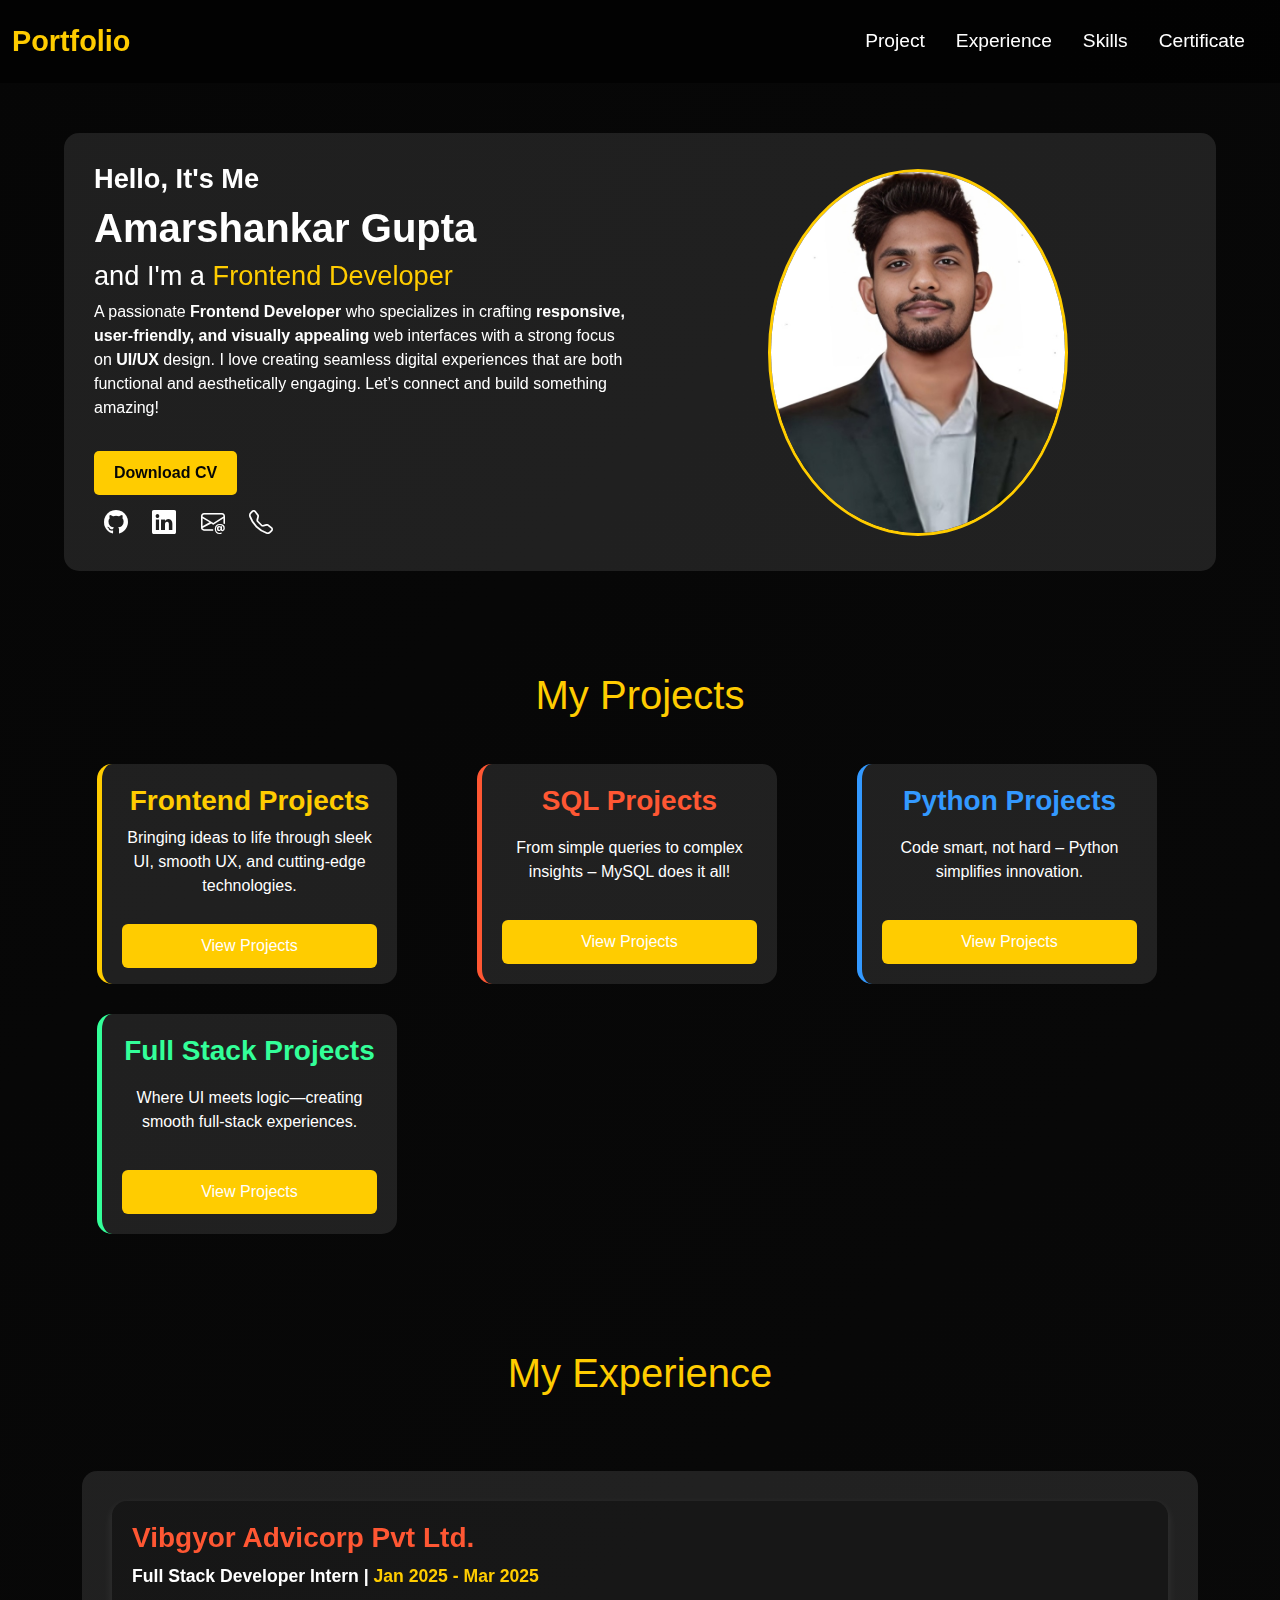
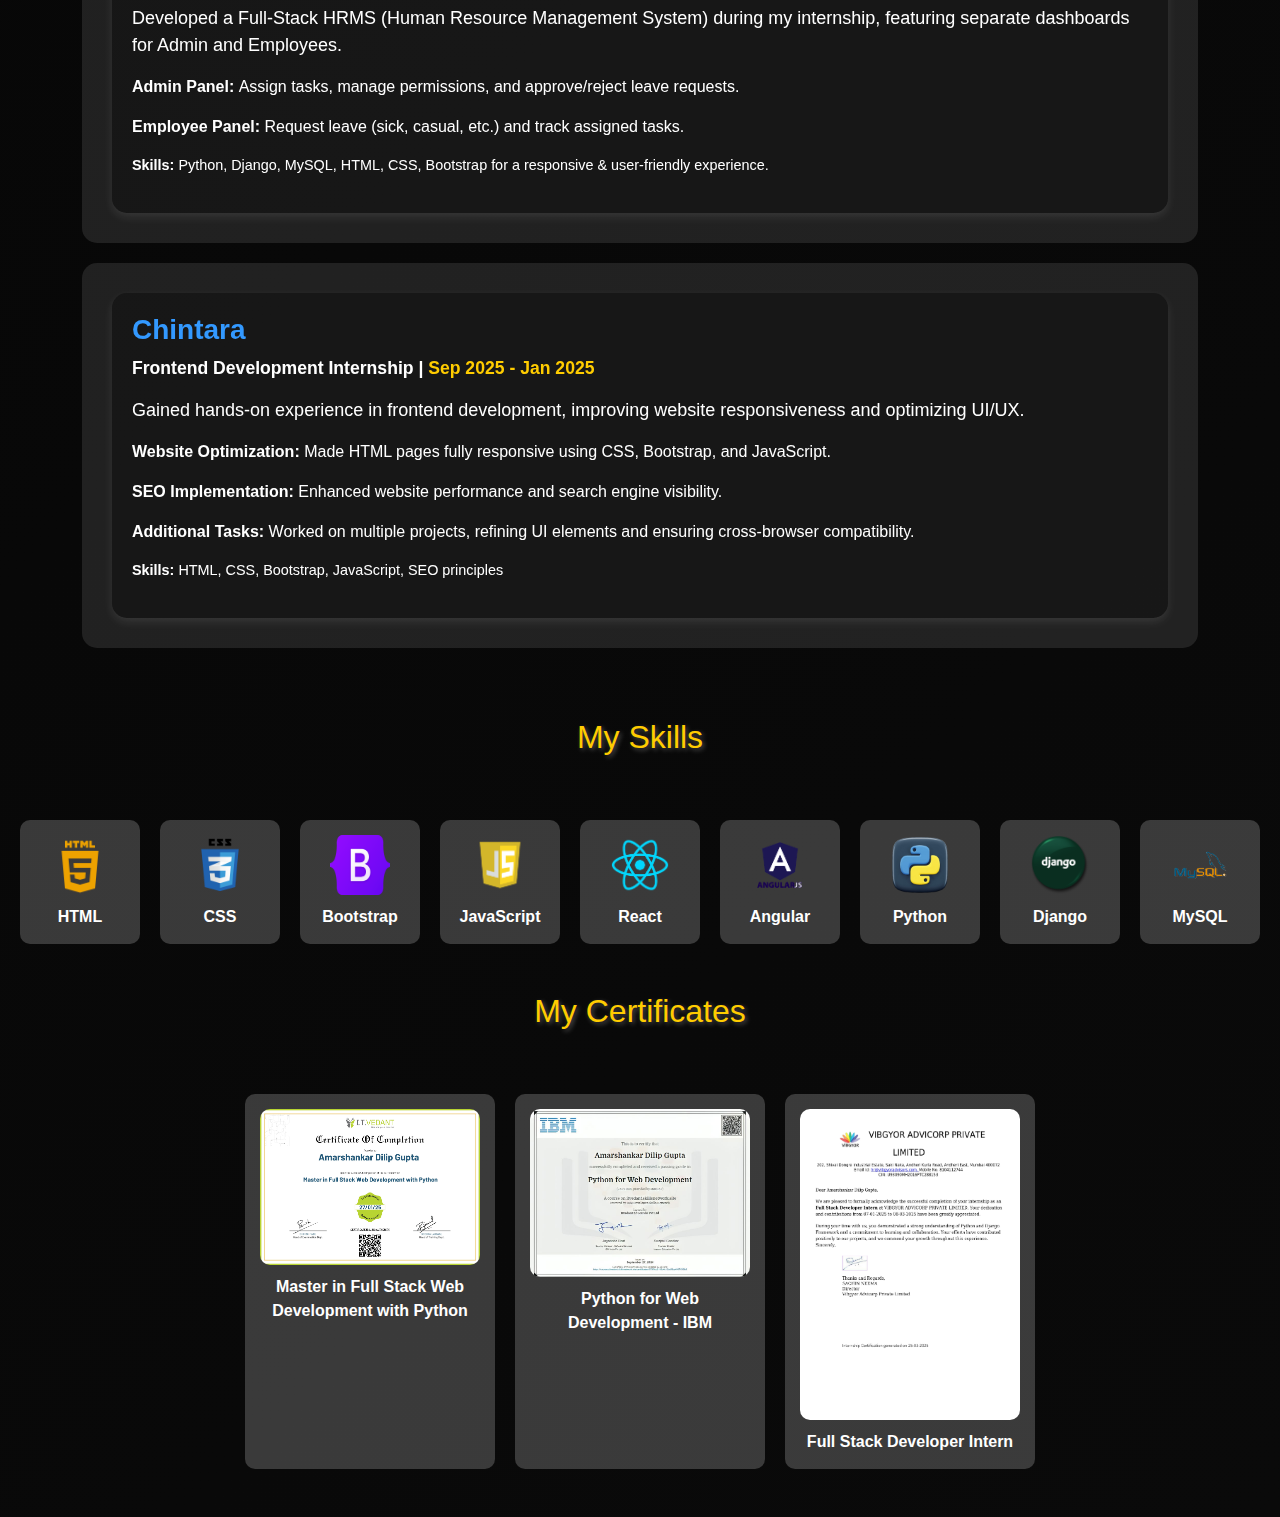
<file: index.html>
<!DOCTYPE html>
<html lang="en">
<head>
    <meta charset="UTF-8">
    <meta name="viewport" content="width=device-width, initial-scale=1.0">
    <title>Portfolio</title>
    <!--Bootstrap cdn-->
    <link href="https://cdn.jsdelivr.net/npm/bootstrap@5.3.3/dist/css/bootstrap.min.css" rel="stylesheet" integrity="sha384-QWTKZyjpPEjISv5WaRU9OFeRpok6YctnYmDr5pNlyT2bRjXh0JMhjY6hW+ALEwIH" crossorigin="anonymous">
    <link rel="stylesheet" href="https://cdn.jsdelivr.net/npm/bootstrap-icons@1.11.3/font/bootstrap-icons.min.css">
    <link rel="stylesheet" href="style.css">
</head>
<body>
    <nav class="navbar navbar-expand-lg">
        <div class="container-fluid">
            <a class="navbar-brand" href="index.html">Portfolio</a>
            <button class="navbar-toggler" type="button" data-bs-toggle="collapse" data-bs-target="#navbarSupportedContent" aria-controls="navbarSupportedContent" aria-expanded="false" aria-label="Toggle navigation">
                <span class="navbar-toggler-icon"></span>
            </button>
            <div class="collapse navbar-collapse justify-content-end" id="navbarSupportedContent">
                <ul class="navbar-nav mb-2 mb-lg-0">
                    <li class="nav-item">
                        <a class="nav-link" href="#projects">Project</a>
                    </li>
                    <li class="nav-item">
                        <a class="nav-link" href="#experiences">Experience</a>
                    </li>
                    <li class="nav-item">
                        <a class="nav-link" href="#skills">Skills</a>
                    </li>
                    <!-- <li class="nav-item">
                        <a class="nav-link" href="#">Contact</a>
                    </li> -->
                    <li class="nav-item">
                        <a class="nav-link" href="#certificates">Certificate</a>
                    </li>
                </ul>
            </div>
        </div>
    </nav>

    <!--about-->

    <div class="container-custom">
        <div class="details">
            <h4 style="font-weight: 600;">Hello, It's Me</h4>
            <h1 style="font-weight: 600;">Amarshankar Gupta</h1>
            <h4 style="font-weight: 500;">
                and I'm a <span id="role-title" style="color: #ffcc00;">Frontend Developer</span>
              </h4>
              
              <p id="role-description">
                A passionate <span style="font-weight: 600;">Frontend Developer</span> who specializes in crafting 
                <span style="font-weight: 600;">responsive, user-friendly, and visually appealing</span> web interfaces with a strong focus on 
                <span style="font-weight: 600;">UI/UX</span> design. I love creating seamless digital experiences that are both functional and aesthetically engaging. 
                Let’s connect and build something amazing!
              </p>

            <a href="image/Amarshankar_Gupta_Resume.docx" download class="cv-button">Download CV</a>
    
            <div class="social-icons">
                <a href="https://github.com/Amar0911" target="_blank"><i class="bi bi-github"></i></a>
                <a href="https://www.linkedin.com/in/amarshankar-gupta-390967325/" target="_blank"><i class="bi bi-linkedin"></i></a>
                <a href="mailto:guptaamar0911@gmail.com"><i class="bi bi-envelope-at"></i></a>
                <a href="tel:+918286149310"><i class="bi bi-telephone"></i></a>
            </div>
        </div>
        <div class="image-section">
            <img src="image/WhatsApp Image 2025-03-27 at 8.42.30 PM.jpeg" alt="Image">
        </div>
    </div>
    

    <!--project-->

    <section class="projects-container" id="projects">
        <h2 class="section-title">My Projects</h2>
    
        <div class="container">
            <div class="row">
                <!-- Frontend Projects -->
                <div class="col-md-6 col-lg-4">
                    <div class="project-card frontend">
                        <h3 style="color: #ffcc00; font-weight: 700;">Frontend Projects</h3>
                        <p>Bringing ideas to life through sleek UI, smooth UX, and cutting-edge technologies.</p>
                        <a href="frontend.html" class="btn btn-primary">View Projects</a>
                    </div>
                </div>
    
                <!-- SQL Projects -->
                <div class="col-md-6 col-lg-4">
                    <div class="project-card sql">
                        <h3 style="color: #ff5733; font-weight: 700;">SQL Projects</h3>
                        <p>From simple queries to complex insights – MySQL does it all!</p>
                        <a href="https://github.com/Amar0911/SQL" class="btn btn-primary" target="_blank">View Projects</a>
                    </div>
                </div>
    
                <!-- Python Projects -->
                <div class="col-md-6 col-lg-4">
                    <div class="project-card python">
                        <h3 style="color: #3399ff; font-weight: 700;">Python Projects</h3>
                        <p>Code smart, not hard – Python simplifies innovation.</p>
                        <a href="https://github.com/Amar0911/Python-Project" class="btn btn-primary" target="_blank">View Projects</a>
                    </div>
                </div>
    
                <!-- Full Stack Projects -->
                <div class="col-md-6 col-lg-4">
                    <div class="project-card fullstack">
                        <h3 style="color: #33ff99; font-weight: 700;">Full Stack Projects</h3>
                        <p>Where UI meets logic—creating smooth full-stack experiences.</p>
                        <a href="fullstack.html" class="btn btn-primary">View Projects</a>
                    </div>
                </div>
            </div>
        </div>
    </section>

    <!--Experience-->

    <section class="experience-container" id="experiences">
        <h2 class="section-title">My Experience</h2>
        <br>
        <div class="experience-box">
            <div class="experience-details">
                <h3 style="color: #ff5733; font-weight: 900;" >Vibgyor Advicorp Pvt Ltd.</h3>
                <p class="position">Full Stack Developer Intern | <span class="date">Jan 2025 - Mar 2025</span></p>
                <p class="description" style="font-size: 18px;">Developed a Full-Stack HRMS (Human Resource Management System) during my internship, featuring separate dashboards for Admin and Employees.</p>
                <p> <span style="font-weight: 900;">Admin Panel: </span> Assign tasks, manage permissions, and approve/reject leave requests.</p>
                <p> <span style="font-weight: 900;">Employee Panel: </span> Request leave (sick, casual, etc.) and track assigned tasks.</p>
                <p class="skills"><span style="font-weight: 900;">Skills:</span> Python, Django, MySQL, HTML, CSS, Bootstrap for a responsive & user-friendly experience.</p>
            </div>
        </div>
    
        <div class="experience-box">
            <div class="experience-details">
                <h3 style="color: #3399ff; font-weight: 900;">Chintara</h3>
                <p class="position">Frontend Development Internship | <span class="date">Sep 2025 - Jan 2025</span></p>
                <p class="description" style="font-size: 18px;">Gained hands-on experience in frontend development, improving website responsiveness and optimizing UI/UX.</p>
                <p> <span style="font-weight: 900;">Website Optimization: </span> Made HTML pages fully responsive using CSS, Bootstrap, and JavaScript.</p>
                <p> <span style="font-weight: 900;">SEO Implementation:</span> Enhanced website performance and search engine visibility.</p>
                <p> <span style="font-weight: 900;">Additional Tasks: </span> Worked on multiple projects, refining UI elements and ensuring cross-browser compatibility.</p>
                <p class="skills"><span style="font-weight: 900;">Skills:</span> HTML, CSS, Bootstrap, JavaScript, SEO principles</p>
            </div>
        </div>
    
        
    </section>

    <!--skills-->

    <div class="skills-container" id="skills">
        <h2 class="myskill">My Skills</h2>
        <br>
    <div class="skills-box">
        <div class="skill">
        <img src="image/ht.png" alt="HTML">
        <p>HTML</p>
        </div>
        <div class="skill">
        <img src="image/css.png" alt="CSS">
        <p>CSS</p>
        </div>
        <div class="skill">
        <img src="image/bootsrap.png" alt="Bootstrap">
        <p>Bootstrap</p>
        </div>
        <div class="skill">
        <img src="image/java.webp" alt="JavaScript">
        <p>JavaScript</p>
        </div>
        <div class="skill">
        <img src="image/reactjs.png" alt="React">
        <p>React</p>
        </div>
        <div class="skill">
        <img src="image/angular.png" alt="Angular">
        <p>Angular</p>
        </div>
        <div class="skill">
        <img src="image/py.png" alt="Python">
        <p>Python</p>
        </div>
        <div class="skill">
        <img src="image/d.png" alt="Django">
        <p>Django</p>
        </div>
        <div class="skill">
        <img src="image/mysql.png" alt="MySQL">
        <p>MySQL</p>
        </div>
    </div>
    </div>

   <br><br>

   <!-- Certificates -->

   <div class="certificate-container" id="certificates">
       <h2 class="certificate-title">My Certificates</h2>
       <br>
    <div class="certificate-box">
        <div class="certificate">
            <a href="image/Full stack.jpg" download="FullStack_Certificate">
                <img src="image/Full stack.jpg" alt="Full stack">
            </a>
            <p>Master in Full Stack Web Development with Python</p>
        </div>
        <div class="certificate">
            <a href="image/IBM.jpg" download="IBM_Certificate">
                <img src="image/IBM.jpg" alt="Full Stack Web Development Certificate">
            </a>
            <p>Python for Web Development - IBM</p>
        </div>
        <div class="certificate">
            <a href="image/intern.jpg" download="Python Developer Intern">
                <img src="image/intern.jpg" alt="Intern">
            </a>
            <p>Full Stack Developer Intern</p>
        </div>
    </div>
   </div>

   <br><br>

    
    <script src="https://cdn.jsdelivr.net/npm/bootstrap@5.3.3/dist/js/bootstrap.bundle.min.js"></script>
    <script src="javascript.js"></script>
</body>
</html>
</file>
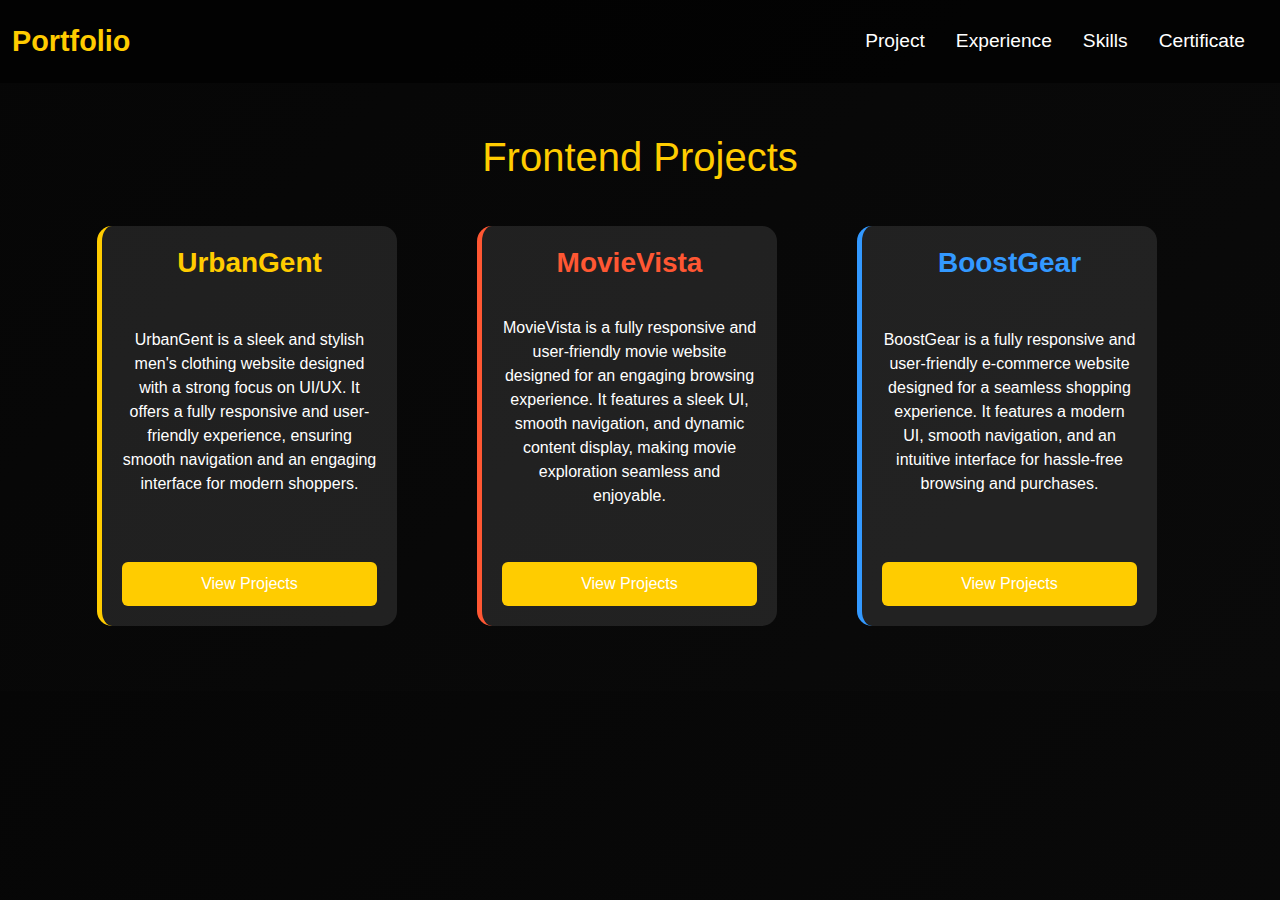
<file: frontend.html>
<!DOCTYPE html>
<html lang="en">
<head>
    <meta charset="UTF-8">
    <meta name="viewport" content="width=device-width, initial-scale=1.0">
    <title>Portfolio</title>
    <!--Bootstrap cdn-->
    <link href="https://cdn.jsdelivr.net/npm/bootstrap@5.3.3/dist/css/bootstrap.min.css" rel="stylesheet" integrity="sha384-QWTKZyjpPEjISv5WaRU9OFeRpok6YctnYmDr5pNlyT2bRjXh0JMhjY6hW+ALEwIH" crossorigin="anonymous">
    <link rel="stylesheet" href="https://cdn.jsdelivr.net/npm/bootstrap-icons@1.11.3/font/bootstrap-icons.min.css">
    <link rel="stylesheet" href="style.css">

    <style>



    </style>
</head>
<body>

    <nav class="navbar navbar-expand-lg">
        <div class="container-fluid">
            <a class="navbar-brand" href="index.html">Portfolio</a>
            <button class="navbar-toggler" type="button" data-bs-toggle="collapse" data-bs-target="#navbarSupportedContent" aria-controls="navbarSupportedContent" aria-expanded="false" aria-label="Toggle navigation">
                <span class="navbar-toggler-icon"></span>
            </button>
            <div class="collapse navbar-collapse justify-content-end" id="navbarSupportedContent">
                <ul class="navbar-nav mb-2 mb-lg-0">
                    <li class="nav-item">
                        <a class="nav-link" href="index.html">Project</a>
                    </li>
                    <li class="nav-item">
                        <a class="nav-link" href="index.html">Experience</a>
                    </li>
                    <li class="nav-item">
                        <a class="nav-link" href="index.html">Skills</a>
                    </li>
                    <!-- <li class="nav-item">
                        <a class="nav-link" href="index.html">Contact</a>
                    </li> -->
                    <li class="nav-item">
                        <a class="nav-link" href="index.html">Certificate</a>
                    </li>
                </ul>
            </div>
        </div>
    </nav>


    <!--frontend-->

    <section class="frontend-container">
        <h2 class="section-title">Frontend Projects</h2>
    
        <div class="container">
            <div class="row">
                <!-- Frontend Projects -->
                <div class="col-md-6 col-lg-4">
                    <div class="frontend-card frontend">
                        <h3 style="color: #ffcc00; font-weight: 700;">UrbanGent</h3>
                        <p>UrbanGent is a sleek and stylish men's clothing website designed with a strong focus on UI/UX. 
                            It offers a fully responsive and user-friendly experience, ensuring smooth navigation and an engaging interface for modern shoppers. </p>
                        <a href="https://amar0911.github.io/UrbanGent_Ecommerce/" class="btn btn-primary" target="_blank">View Projects</a>
                    </div>
                </div>
    
                
                <div class="col-md-6 col-lg-4">
                    <div class="frontend-card sql">
                        <h3 style="color: #ff5733; font-weight: 700;">MovieVista</h3>
                        <p>MovieVista is a fully responsive and user-friendly movie website designed for an engaging browsing experience. 
                            It features a sleek UI, smooth navigation, and dynamic content display, making movie exploration seamless and enjoyable. </p>
                        <a href="https://amar0911.github.io/MovieVista/" class="btn btn-primary" target="_blank">View Projects</a>
                    </div>
                </div>
    
                
                <div class="col-md-6 col-lg-4">
                    <div class="frontend-card python">
                        <h3 style="color: #3399ff; font-weight: 700;">BoostGear</h3>
                        <p>BoostGear is a fully responsive and user-friendly e-commerce website designed for a seamless shopping experience. 
                            It features a modern UI, smooth navigation, and an intuitive interface for hassle-free browsing and purchases.</p>
                        <a href="https://amar0911.github.io/BoostGear_Project/" class="btn btn-primary" target="_blank">View Projects</a>
                    </div>
                </div>
    
            
            </div>
        </div>
    </section>




    <script src="https://cdn.jsdelivr.net/npm/bootstrap@5.3.3/dist/js/bootstrap.bundle.min.js"></script>
</body>
</html>
</file>
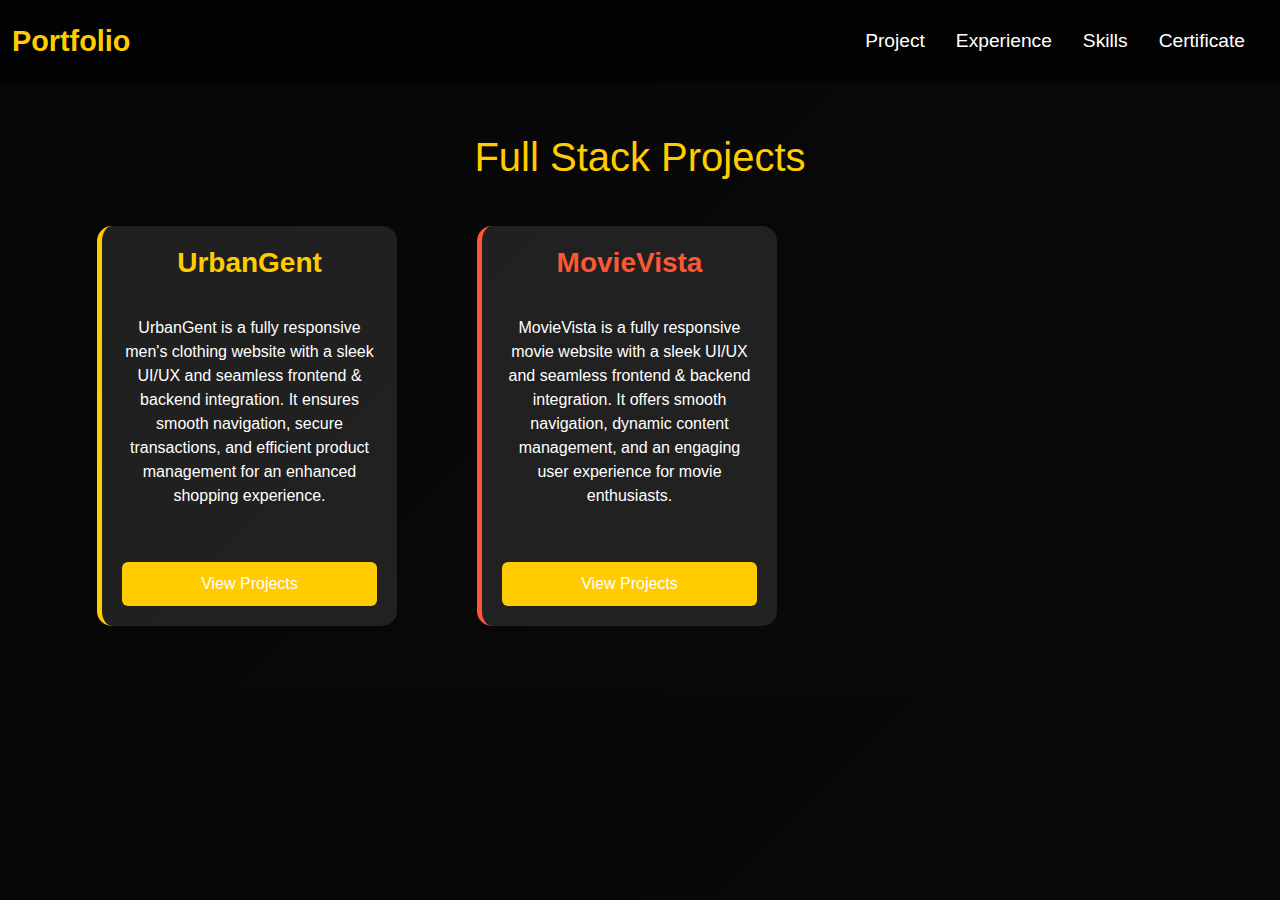
<file: fullstack.html>
<!DOCTYPE html>
<html lang="en">
<head>
    <meta charset="UTF-8">
    <meta name="viewport" content="width=device-width, initial-scale=1.0">
    <title>Portfolio</title>
    <!--Bootstrap cdn-->
    <link href="https://cdn.jsdelivr.net/npm/bootstrap@5.3.3/dist/css/bootstrap.min.css" rel="stylesheet" integrity="sha384-QWTKZyjpPEjISv5WaRU9OFeRpok6YctnYmDr5pNlyT2bRjXh0JMhjY6hW+ALEwIH" crossorigin="anonymous">
    <link rel="stylesheet" href="https://cdn.jsdelivr.net/npm/bootstrap-icons@1.11.3/font/bootstrap-icons.min.css">
    <link rel="stylesheet" href="style.css">
</head>
<body>
    <nav class="navbar navbar-expand-lg">
        <div class="container-fluid">
            <a class="navbar-brand" href="index.html">Portfolio</a>
            <button class="navbar-toggler" type="button" data-bs-toggle="collapse" data-bs-target="#navbarSupportedContent" aria-controls="navbarSupportedContent" aria-expanded="false" aria-label="Toggle navigation">
                <span class="navbar-toggler-icon"></span>
            </button>
            <div class="collapse navbar-collapse justify-content-end" id="navbarSupportedContent">
                <ul class="navbar-nav mb-2 mb-lg-0">
                    <li class="nav-item">
                        <a class="nav-link" href="index.html">Project</a>
                    </li>
                    <li class="nav-item">
                        <a class="nav-link" href="index.html">Experience</a>
                    </li>
                    <li class="nav-item">
                        <a class="nav-link" href="index.html">Skills</a>
                    </li>
                    <!-- <li class="nav-item">
                        <a class="nav-link" href="index.html">Contact</a>
                    </li> -->
                    <li class="nav-item">
                        <a class="nav-link" href="index.html">Certificate</a>
                    </li>
                </ul>
            </div>
        </div>
    </nav>


    <!--full stack-->


    <section class="fullstack-container">
        <h2 class="section-title">Full Stack Projects</h2>
    
        <div class="container">
            <div class="row">
                <!-- Frontend Projects -->
                <div class="col-md-6 col-lg-4">
                    <div class="fullstack-card fullstack">
                        <h3 style="color: #ffcc00; font-weight: 700;">UrbanGent</h3>
                        <p>UrbanGent is a fully responsive men's clothing website with a sleek UI/UX and seamless frontend & backend integration. 
                            It ensures smooth navigation, secure transactions, and efficient product management for an enhanced shopping experience.</p>
                        <a href="https://amarshankar.pythonanywhere.com/" class="btn btn-primary" target="_blank">View Projects</a>
                    </div>
                </div>
    
                <!-- SQL Projects -->
                <div class="col-md-6 col-lg-4">
                    <div class="fullstack-card sql">
                        <h3 style="color: #ff5733; font-weight: 700;">MovieVista</h3>
                        <p>MovieVista is a fully responsive movie website with a sleek UI/UX and seamless frontend & backend integration. 
                            It offers smooth navigation, dynamic content management, and an engaging user experience for movie enthusiasts.</p>
                        <a href="https://github.com/Amar0911/Final-Django-project" class="btn btn-primary" target="_blank">View Projects</a>
                    </div>
                </div>
            </div>
        </div>
    </section>



    <script src="https://cdn.jsdelivr.net/npm/bootstrap@5.3.3/dist/js/bootstrap.bundle.min.js"></script>
</body>
</html>
</file>
<file: style.css>
/*navbar*/

.navbar {
  background: rgba(0, 0, 0, 0.6) !important;
  padding: 15px 0;
  transition: all 0.3s ease-in-out;
  position: sticky;
  top: 0;
}


.navbar-brand {
  font-size: 1.8rem;
  font-weight: bold;
  color: #ffcc00 !important;
}


.nav-link {
  font-size: 1.2rem;
  color: white !important;
  margin-right: 15px;
  position: relative;
  transition: color 0.3s ease-in-out;
}


.nav-link::after {
  content: '';
  display: block;
  width: 0;
  height: 2px;
  background: #ffcc00;
  transition: width 0.3s ease-in-out;
  position: absolute;
  bottom: -3px;
  left: 50%;
  transform: translateX(-50%);
}


.nav-link:hover::after, .nav-link.active::after {
  width: 100%;
}


.nav-link:active, .nav-link.active {
  color: #ffcc00 !important;
}


/* about */

body {
  font-family: 'Poppins', sans-serif;
  background: linear-gradient(135deg, #060606, #0a0a0a);
  color: white;
  margin: 0;
  padding: 0;
}



@keyframes glowing {
  0% {
    box-shadow: 
      0px 0px 15px rgba(255, 204, 0, 0.6),  
      0px 0px 25px rgba(255, 87, 51, 0.5),  
      0px 0px 35px rgba(51, 153, 255, 0.5), 
      0px 0px 45px rgba(102, 255, 153, 0.5);
  }


  50% {
    box-shadow: 
      0px 0px 25px rgba(255, 204, 0, 0.8),  
      0px 0px 35px rgba(255, 87, 51, 0.7),  
      0px 0px 45px rgba(51, 153, 255, 0.7), 
      0px 0px 55px rgba(102, 255, 153, 0.7);
  }



  100% {
    box-shadow: 
      0px 0px 15px rgba(255, 204, 0, 0.6),  
      0px 0px 25px rgba(255, 87, 51, 0.5),  
      0px 0px 35px rgba(51, 153, 255, 0.5), 
      0px 0px 45px rgba(102, 255, 153, 0.5);
  }
}



.container-custom {
  display: flex;
  flex-wrap: wrap;
  justify-content: space-between;
  align-items: center;
  max-width: 90%;
  background: rgba(255, 255, 255, 0.1);
  border-radius: 15px;
  padding: 30px;
  margin: 50px auto;
  position: relative;
  animation: glowing 2s infinite alternate ease-in-out;
}




.details {
  flex: 1;
  padding-right: 20px;
}



.details h4 {
  font-size: 1.7rem;
}


.cv-button {
  display: inline-block;
  background-color: #ffcc00;
  color: #060606;
  font-size: 1rem;
  font-weight: 600;
  padding: 10px 20px;
  border-radius: 5px;
  text-decoration: none;
  margin-top: 15px;
  transition: all 0.3s ease-in-out;
}

.cv-button:hover {
  background-color: #ffaa00;
  transform: scale(1.05);
}



.image-section {
  flex: 1;
  text-align: center;
}


.image-section img {
  width: 300px;
  border-radius: 50%;
  border: 3px solid #ffcc00;
}



.social-icons {
  margin-top: 10px;
}


.social-icons a {
  color: white;
  font-size: 1.5rem;
  margin: 0 10px;
  transition: color 0.3s;
}


.social-icons a:hover {
  color: #ffcc00;
}




@media (max-width: 768px) {
  .container-custom {
    flex-direction: column;
    text-align: center;
    padding: 20px;
  }


  .details {
    padding-right: 0;
  }


  .image-section {
    margin-top: 20px;
  }


}




@media (max-width: 900px) {
  .container-custom {
    flex-direction: column;
    text-align: center;
    padding: 30px;
  }

  .details {
    max-width: 100%;
    padding-right: 0;
    text-align: center;
  }

  .image-section {
    max-width: 100%;
  }

  .image-section img {
    max-width: 200px;
  }

  .social-icons {
    justify-content: center;
  }
}

@media (max-width: 500px) {
  .container-custom {
    padding: 20px;
  }

  .details h1 {
    font-size: 1.8rem;
  }

  .details p {
    font-size: 0.9rem;
  }

  .image-section img {
    max-width: 180px;
  }

  .social-icons a {
    font-size: 1.5rem;
  }

  .details h4 {
    font-size: 1rem;
  }
}




/* projects */



.projects-container {
  text-align: center;
  padding: 50px 20px;
  color: white;
}


.section-title {
  font-size: 2.5rem;
  margin-bottom: 30px;
  color: #ffcc00;
}


.project-card {
  width: 300px; 
  height: 220px; 
  background: rgba(255, 255, 255, 0.1);
  padding: 20px;
  border-radius: 15px;
  margin: 15px;
  text-align: center;
  transition: transform 0.3s ease-in-out, box-shadow 0.3s ease-in-out;
  display: flex;
  flex-direction: column;
  justify-content: space-between; 
}



.project-card.frontend {
  border-left: 5px solid #ffcc00;
}


.project-card.sql {
  border-left: 5px solid #ff5733;
}


.project-card.python {
  border-left: 5px solid #3399ff;
}


.project-card.fullstack {
  border-left: 5px solid #33ff99;
}




.project-card:hover {
  transform: translateY(-5px);
  box-shadow: 
      0px 0px 10px rgba(255, 204, 0, 0.8), 
      0px 0px 15px rgba(255, 87, 51, 0.7), 
      0px 0px 20px rgba(51, 153, 255, 0.7), 
      0px 0px 25px rgba(102, 255, 153, 0.7);
}



.btn-primary {
  background-color: #ffcc00;
  border: none;
  padding: 10px 15px;
  margin-top: 10px;
  transition: background 0.3s ease-in-out;
}


.btn-primary:hover {
  background-color: #ffaa00;
}




@media (max-width: 768px) {
  .project-card {
      margin: 10px auto;
  }
}




/* Experience */




.experience-container {
  text-align: center;
  padding: 50px 20px;
  color: white;
}



.section-title {
  font-size: 2.5rem;
  margin-bottom: 30px;
  color: #ffcc00;
}




.experience-box {
  display: flex;
  justify-content: center;
  align-items: center;
  max-width: 90%;
  background: rgba(255, 255, 255, 0.1);
  border-radius: 15px;
  padding: 30px;
  margin: 20px auto;
  position: relative;
}




.experience-box:hover {
  box-shadow: 
      0px 0px 20px rgba(255, 204, 0, 0.8),  
      0px 0px 30px rgba(255, 87, 51, 0.7),  
      0px 0px 40px rgba(51, 153, 255, 0.7), 
      0px 0px 50px rgba(102, 255, 153, 0.7);
}




.experience-details {
  flex: 1;
  padding: 20px;
  border-radius: 15px;
  background: rgba(0, 0, 0, 0.3);
  text-align: left;
  box-shadow: 0px 4px 10px rgba(255, 255, 255, 0.1);
}



.position {
  font-weight: bold;
  font-size: 1.1rem;
}


.date {
  color: #ffcc00;
}



.description {
  margin-top: 10px;
  font-size: 0.9rem;
  /* opacity: 0.8; */
}


.skills {
  margin-top: 10px;
  font-size: 0.9rem;
}



@media (max-width: 768px) {
  .experience-box {
      flex-direction: column;
      text-align: center;
  }
  .experience-details {
      text-align: center;
  }
}


/* skills */

/* .skills-container {
  display: flex;
  flex-direction: column;
  align-items: center;
  justify-content: center;
  max-width: 90%;
  background: rgba(255, 255, 255, 0.1);
  border-radius: 15px;
  padding: 30px;
  margin: 50px auto;
  text-align: center;
} */

.myskill {
  font-size: 2rem;
  color: #ffcc00;
  margin-bottom: 20px;
  text-shadow: 2px 2px 5px rgba(255, 255, 255, 0.3);
  text-align: center;
}

.skills-box {
  display: flex;
  flex-wrap: wrap;
  justify-content: center;
  gap: 20px;
  margin-top: 20px;
}

.skill {
  display: flex;
  flex-direction: column;
  align-items: center;
  background: rgba(255, 255, 255, 0.2);
  padding: 15px;
  border-radius: 10px;
  transition: transform 0.3s ease-in-out, background 0.3s, box-shadow 0.3s;
  width: 120px;
  text-align: center;
}

.skill:hover {
  transform: scale(1.1);
  background: rgba(255, 255, 255, 0.3);
  box-shadow: 
    0px 0px 15px rgba(255, 204, 0, 0.8),  
    0px 0px 20px rgba(255, 87, 51, 0.7),  
    0px 0px 25px rgba(51, 153, 255, 0.7), 
    0px 0px 30px rgba(102, 255, 153, 0.7);
}

.skill img {
  width: 60px;
  height: 60px;
  margin-bottom: 10px;
}

.skill p {
  font-size: 1rem;
  color: white;
  font-weight: bold;
  margin: 0;
}

@media (max-width: 768px) {
  .skills-box {
    gap: 15px;
  }
  .skill {
    width: 100px;
    padding: 10px;
  }
  .skill img {
    width: 50px;
    height: 50px;
  }
  .myskill {
    font-size: 1.8rem;
  }
}

@media (max-width: 480px) {
  .skills-box {
    /* flex-direction: column; */
    align-items: center;
  }
  .skill {
    /* width: 80px; */
    padding: 8px;
  }
  .skill img {
    width: 40px;
    height: 40px;
  }
  .myskill {
    font-size: 1.5rem;
  }
}






/* Certificates */





.certificate-box {
  display: flex;
  flex-wrap: wrap;
  justify-content: center;
  gap: 20px;
  margin-top: 20px;
}

.certificate-title {
  font-size: 2rem;
  color: #ffcc00;
  margin-bottom: 20px;
  text-shadow: 2px 2px 5px rgba(255, 255, 255, 0.3);
  text-align: center;
}



.certificate {
  display: flex;
  flex-direction: column;
  align-items: center;
  background: rgba(255, 255, 255, 0.2);
  padding: 15px;
  border-radius: 10px;
  transition: transform 0.3s ease-in-out, box-shadow 0.3s ease-in-out;
  width: 250px;
  text-align: center;
}



.certificate:hover {
  transform: scale(1.05);
  background: rgba(255, 255, 255, 0.3);
  box-shadow: 
    0px 0px 15px rgba(255, 204, 0, 0.8),  
    0px 0px 20px rgba(255, 87, 51, 0.7),  
    0px 0px 25px rgba(51, 153, 255, 0.7), 
    0px 0px 30px rgba(102, 255, 153, 0.7);
}




.certificate img {
  width: 100%;
  height: auto;
  border-radius: 10px;
  margin-bottom: 10px;
}




.certificate p {
  font-size: 1rem;
  color: white;
  font-weight: bold;
  margin: 0;
}




@media (max-width: 768px) {
  .certificate-box {
    flex-direction: column;
    align-items: center;
  }


  .certificate {
    width: 80%;
  }
}



/*  frontend index */



.frontend-container {
  text-align: center;
  padding: 50px 20px;
  color: white;
}


.section-title {
  font-size: 2.5rem;
  margin-bottom: 30px;
  color: #ffcc00;
}


.frontend-card {
  width: 300px; 
  height: 400px; 
  background: rgba(255, 255, 255, 0.1);
  padding: 20px;
  border-radius: 15px;
  margin: 15px;
  text-align: center;
  transition: transform 0.3s ease-in-out, box-shadow 0.3s ease-in-out;
  display: flex;
  flex-direction: column;
  justify-content: space-between;
}



.frontend-card.frontend {
  border-left: 5px solid #ffcc00;
}


.frontend-card.sql {
  border-left: 5px solid #ff5733;
}


.frontend-card.python {
  border-left: 5px solid #3399ff;
}


.frontend-card.fullstack {
  border-left: 5px solid #33ff99;
}




.frontend-card:hover {
  transform: translateY(-5px);
  box-shadow: 
      0px 0px 10px rgba(255, 204, 0, 0.8), 
      0px 0px 15px rgba(255, 87, 51, 0.7), 
      0px 0px 20px rgba(51, 153, 255, 0.7), 
      0px 0px 25px rgba(102, 255, 153, 0.7);
}



.btn-primary {
  background-color: #ffcc00;
  border: none;
  padding: 10px 15px;
  margin-top: 10px;
  transition: background 0.3s ease-in-out;
}


.btn-primary:hover {
  background-color: #ffaa00;
}




@media (max-width: 768px) {
  .frontend-card {
      margin: 10px auto;
  }
}


/* full stack */

.fullstack-container {
  text-align: center;
  padding: 50px 20px;
  color: white;
}


.section-title {
  font-size: 2.5rem;
  margin-bottom: 30px;
  color: #ffcc00;
}


.fullstack-card {
  width: 300px; 
  height: 400px; 
  background: rgba(255, 255, 255, 0.1);
  padding: 20px;
  border-radius: 15px;
  margin: 15px;
  text-align: center;
  transition: transform 0.3s ease-in-out, box-shadow 0.3s ease-in-out;
  display: flex;
  flex-direction: column;
  justify-content: space-between;
}



.fullstack-card.fullstack {
  border-left: 5px solid #ffcc00;
}


.fullstack-card.sql {
  border-left: 5px solid #ff5733;
}


/* .fullstack-card.python {
  border-left: 5px solid #3399ff;
}


.fullstack-card.fullstack {
  border-left: 5px solid #33ff99;
} */




.fullstack-card:hover {
  transform: translateY(-5px);
  box-shadow: 
      0px 0px 10px rgba(255, 204, 0, 0.8), 
      0px 0px 15px rgba(255, 87, 51, 0.7), 
      0px 0px 20px rgba(51, 153, 255, 0.7), 
      0px 0px 25px rgba(102, 255, 153, 0.7);
}



.btn-primary {
  background-color: #ffcc00;
  border: none;
  padding: 10px 15px;
  margin-top: 10px;
  transition: background 0.3s ease-in-out;
}


.btn-primary:hover {
  background-color: #ffaa00;
}




@media (max-width: 768px) {
  .fullstack-card {
      margin: 10px auto;
  }
}
</file>
